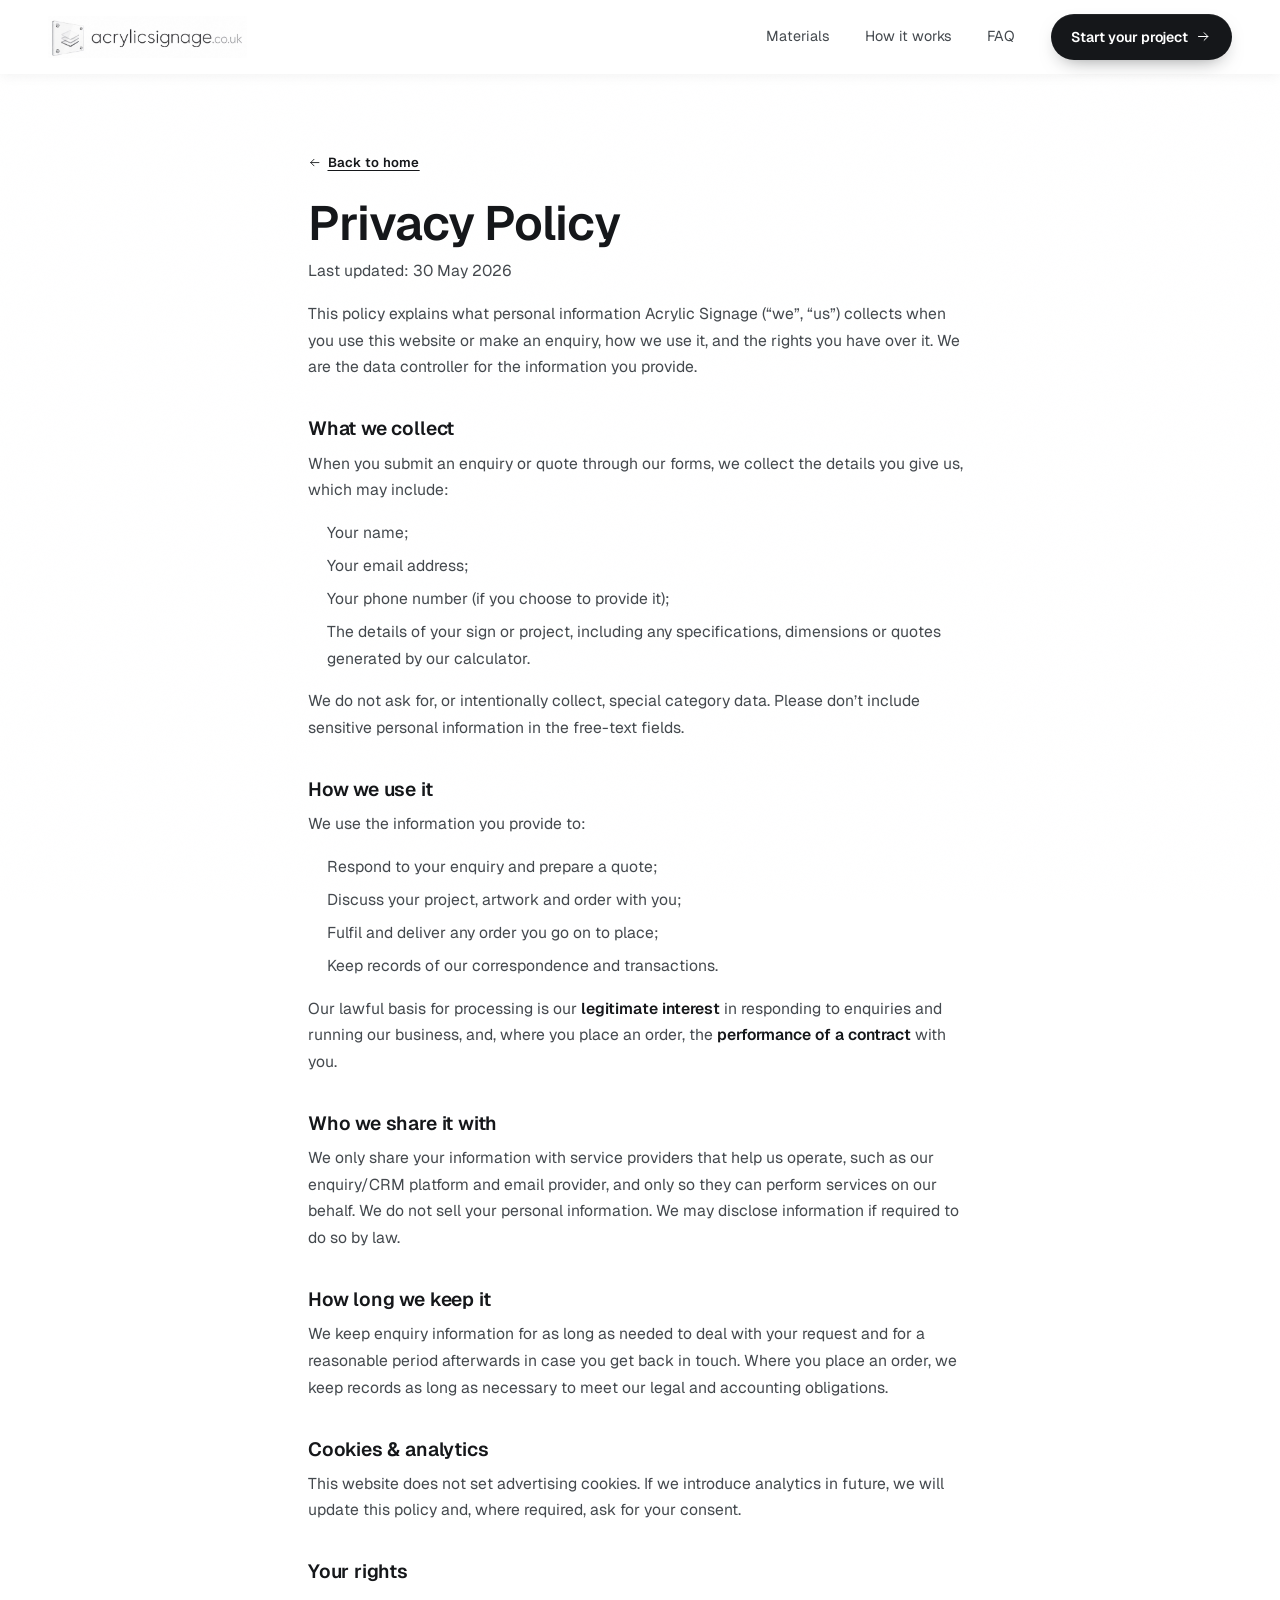
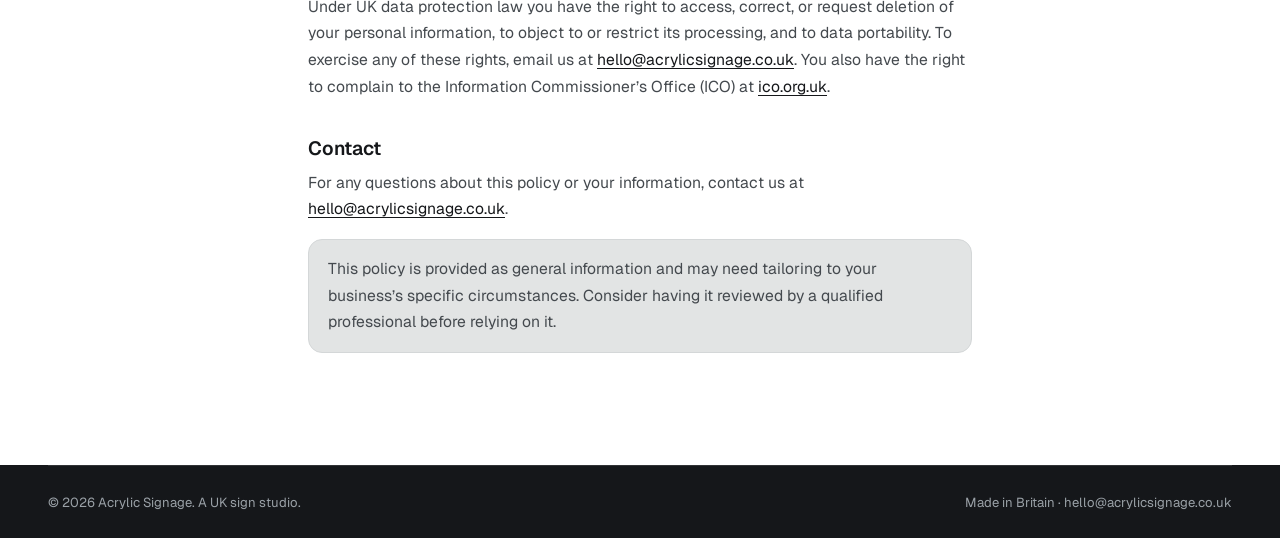
<file: privacy.html>
<!DOCTYPE html>
<html lang="en-GB">
<head>
  <meta charset="UTF-8" />
  <meta name="viewport" content="width=device-width, initial-scale=1.0, viewport-fit=cover" />
  <title>Privacy Policy — Acrylic Signage</title>
  <meta name="description" content="How Acrylic Signage collects, uses and protects the personal information you share when you make an enquiry." />
  <meta name="theme-color" content="#ffffff" />
  <meta name="robots" content="noindex, follow" />
  <link rel="preconnect" href="https://fonts.googleapis.com" />
  <link rel="preconnect" href="https://fonts.gstatic.com" crossorigin />
  <link rel="stylesheet" href="assets/css/styles.css" />
</head>
<body>
  <!-- ============ NAV ============ -->
  <header class="nav" id="top">
    <div class="wrap nav__in">
      <a class="brand" href="index.html" aria-label="Acrylic Signage home">
        <img class="brand__logo" src="assets/img/logo.jpg" alt="acrylicsignage.co.uk" width="1238" height="261" />
      </a>
      <nav class="nav__links" aria-label="Primary">
        <a href="index.html#materials">Materials</a>
        <a href="index.html#process">How it works</a>
        <a href="index.html#faq">FAQ</a>
        <a href="index.html#enquiry" class="nav__cta">Start your project <span data-icon="arrow"></span></a>
      </nav>
    </div>
  </header>

  <main id="main">
    <article class="legal">
      <a class="legal__back" href="index.html"><span data-icon="arrow"></span> Back to home</a>
      <h1>Privacy Policy</h1>
      <p class="legal__updated">Last updated: 30 May 2026</p>

      <p>This policy explains what personal information Acrylic Signage (&ldquo;we&rdquo;, &ldquo;us&rdquo;) collects when you use this website or make an enquiry, how we use it, and the rights you have over it. We are the data controller for the information you provide.</p>

      <h2>What we collect</h2>
      <p>When you submit an enquiry or quote through our forms, we collect the details you give us, which may include:</p>
      <ul>
        <li>Your name;</li>
        <li>Your email address;</li>
        <li>Your phone number (if you choose to provide it);</li>
        <li>The details of your sign or project, including any specifications, dimensions or quotes generated by our calculator.</li>
      </ul>
      <p>We do not ask for, or intentionally collect, special category data. Please don&rsquo;t include sensitive personal information in the free-text fields.</p>

      <h2>How we use it</h2>
      <p>We use the information you provide to:</p>
      <ul>
        <li>Respond to your enquiry and prepare a quote;</li>
        <li>Discuss your project, artwork and order with you;</li>
        <li>Fulfil and deliver any order you go on to place;</li>
        <li>Keep records of our correspondence and transactions.</li>
      </ul>
      <p>Our lawful basis for processing is our <strong>legitimate interest</strong> in responding to enquiries and running our business, and, where you place an order, the <strong>performance of a contract</strong> with you.</p>

      <h2>Who we share it with</h2>
      <p>We only share your information with service providers that help us operate, such as our enquiry/CRM platform and email provider, and only so they can perform services on our behalf. We do not sell your personal information. We may disclose information if required to do so by law.</p>

      <h2>How long we keep it</h2>
      <p>We keep enquiry information for as long as needed to deal with your request and for a reasonable period afterwards in case you get back in touch. Where you place an order, we keep records as long as necessary to meet our legal and accounting obligations.</p>

      <h2>Cookies &amp; analytics</h2>
      <p>This website does not set advertising cookies. If we introduce analytics in future, we will update this policy and, where required, ask for your consent.</p>

      <h2>Your rights</h2>
      <p>Under UK data protection law you have the right to access, correct, or request deletion of your personal information, to object to or restrict its processing, and to data portability. To exercise any of these rights, email us at <a href="mailto:hello@acrylicsignage.co.uk">hello@acrylicsignage.co.uk</a>. You also have the right to complain to the Information Commissioner&rsquo;s Office (ICO) at <a href="https://ico.org.uk/" rel="noopener" target="_blank">ico.org.uk</a>.</p>

      <h2>Contact</h2>
      <p>For any questions about this policy or your information, contact us at <a href="mailto:hello@acrylicsignage.co.uk">hello@acrylicsignage.co.uk</a>.</p>

      <p class="legal__note">This policy is provided as general information and may need tailoring to your business&rsquo;s specific circumstances. Consider having it reviewed by a qualified professional before relying on it.</p>
    </article>
  </main>

  <!-- ============ FOOTER ============ -->
  <footer class="footer">
    <div class="wrap">
      <div class="footer__bottom">
        <span>&copy; <span id="year">2026</span> Acrylic Signage. A UK sign studio.</span>
        <span>Made in Britain &middot; <a href="mailto:hello@acrylicsignage.co.uk">hello@acrylicsignage.co.uk</a></span>
      </div>
    </div>
  </footer>

  <script src="assets/icons/icons.js"></script>
  <script>
    document.querySelectorAll('[data-icon]').forEach(function (el) {
      var n = el.getAttribute('data-icon');
      if (window.AS_ICONS && window.AS_ICONS[n]) el.innerHTML = window.AS_ICONS[n];
    });
    var y = document.getElementById('year');
    if (y) y.textContent = new Date().getFullYear();
  </script>
</body>
</html>
</file>
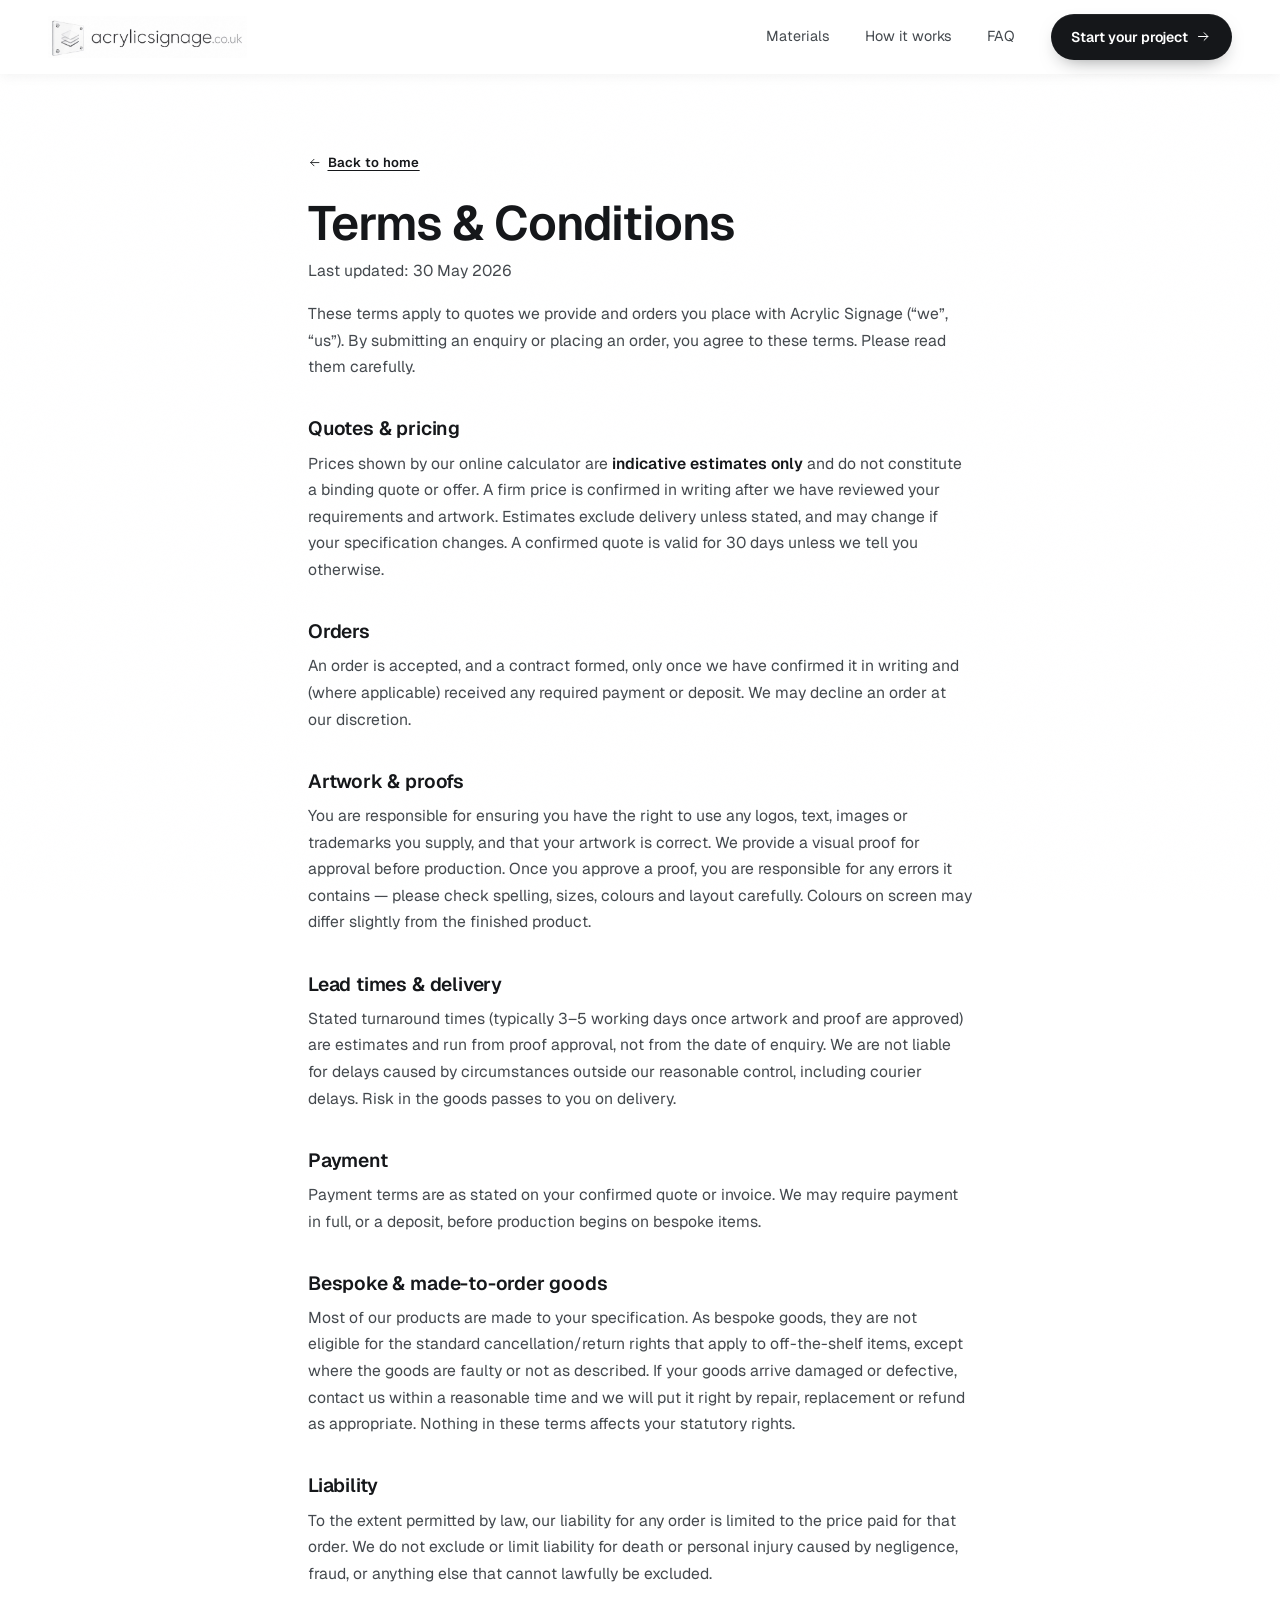
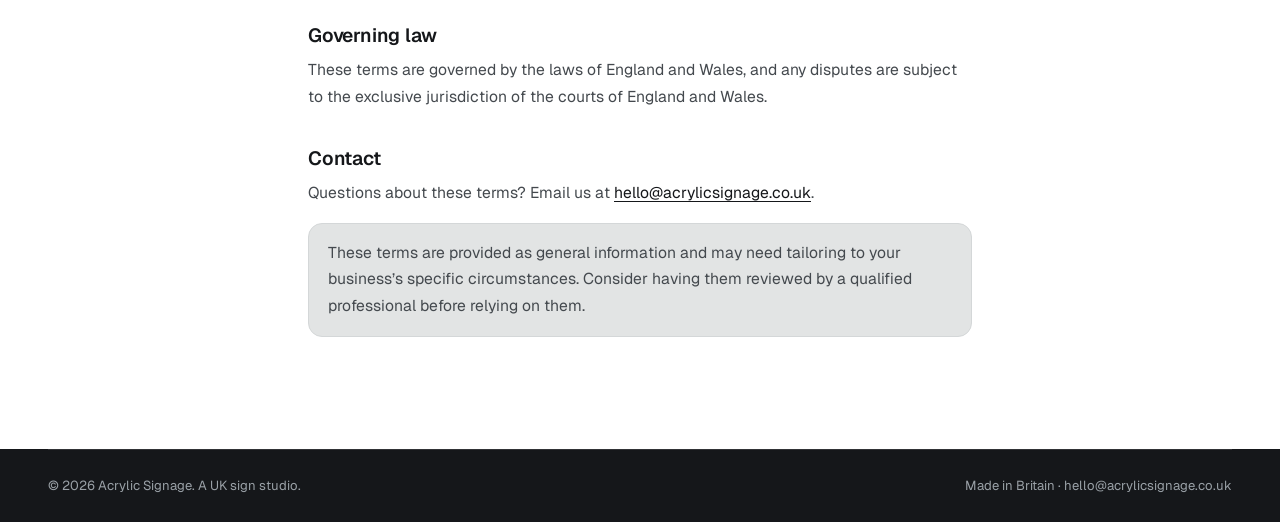
<file: terms.html>
<!DOCTYPE html>
<html lang="en-GB">
<head>
  <meta charset="UTF-8" />
  <meta name="viewport" content="width=device-width, initial-scale=1.0, viewport-fit=cover" />
  <title>Terms &amp; Conditions — Acrylic Signage</title>
  <meta name="description" content="The terms that apply to quotes, orders and the supply of made-to-order signage by Acrylic Signage." />
  <meta name="theme-color" content="#ffffff" />
  <meta name="robots" content="noindex, follow" />
  <link rel="preconnect" href="https://fonts.googleapis.com" />
  <link rel="preconnect" href="https://fonts.gstatic.com" crossorigin />
  <link rel="stylesheet" href="assets/css/styles.css" />
</head>
<body>
  <!-- ============ NAV ============ -->
  <header class="nav" id="top">
    <div class="wrap nav__in">
      <a class="brand" href="index.html" aria-label="Acrylic Signage home">
        <img class="brand__logo" src="assets/img/logo.jpg" alt="acrylicsignage.co.uk" width="1238" height="261" />
      </a>
      <nav class="nav__links" aria-label="Primary">
        <a href="index.html#materials">Materials</a>
        <a href="index.html#process">How it works</a>
        <a href="index.html#faq">FAQ</a>
        <a href="index.html#enquiry" class="nav__cta">Start your project <span data-icon="arrow"></span></a>
      </nav>
    </div>
  </header>

  <main id="main">
    <article class="legal">
      <a class="legal__back" href="index.html"><span data-icon="arrow"></span> Back to home</a>
      <h1>Terms &amp; Conditions</h1>
      <p class="legal__updated">Last updated: 30 May 2026</p>

      <p>These terms apply to quotes we provide and orders you place with Acrylic Signage (&ldquo;we&rdquo;, &ldquo;us&rdquo;). By submitting an enquiry or placing an order, you agree to these terms. Please read them carefully.</p>

      <h2>Quotes &amp; pricing</h2>
      <p>Prices shown by our online calculator are <strong>indicative estimates only</strong> and do not constitute a binding quote or offer. A firm price is confirmed in writing after we have reviewed your requirements and artwork. Estimates exclude delivery unless stated, and may change if your specification changes. A confirmed quote is valid for 30 days unless we tell you otherwise.</p>

      <h2>Orders</h2>
      <p>An order is accepted, and a contract formed, only once we have confirmed it in writing and (where applicable) received any required payment or deposit. We may decline an order at our discretion.</p>

      <h2>Artwork &amp; proofs</h2>
      <p>You are responsible for ensuring you have the right to use any logos, text, images or trademarks you supply, and that your artwork is correct. We provide a visual proof for approval before production. Once you approve a proof, you are responsible for any errors it contains — please check spelling, sizes, colours and layout carefully. Colours on screen may differ slightly from the finished product.</p>

      <h2>Lead times &amp; delivery</h2>
      <p>Stated turnaround times (typically 3&ndash;5 working days once artwork and proof are approved) are estimates and run from proof approval, not from the date of enquiry. We are not liable for delays caused by circumstances outside our reasonable control, including courier delays. Risk in the goods passes to you on delivery.</p>

      <h2>Payment</h2>
      <p>Payment terms are as stated on your confirmed quote or invoice. We may require payment in full, or a deposit, before production begins on bespoke items.</p>

      <h2>Bespoke &amp; made-to-order goods</h2>
      <p>Most of our products are made to your specification. As bespoke goods, they are not eligible for the standard cancellation/return rights that apply to off-the-shelf items, except where the goods are faulty or not as described. If your goods arrive damaged or defective, contact us within a reasonable time and we will put it right by repair, replacement or refund as appropriate. Nothing in these terms affects your statutory rights.</p>

      <h2>Liability</h2>
      <p>To the extent permitted by law, our liability for any order is limited to the price paid for that order. We do not exclude or limit liability for death or personal injury caused by negligence, fraud, or anything else that cannot lawfully be excluded.</p>

      <h2>Governing law</h2>
      <p>These terms are governed by the laws of England and Wales, and any disputes are subject to the exclusive jurisdiction of the courts of England and Wales.</p>

      <h2>Contact</h2>
      <p>Questions about these terms? Email us at <a href="mailto:hello@acrylicsignage.co.uk">hello@acrylicsignage.co.uk</a>.</p>

      <p class="legal__note">These terms are provided as general information and may need tailoring to your business&rsquo;s specific circumstances. Consider having them reviewed by a qualified professional before relying on them.</p>
    </article>
  </main>

  <!-- ============ FOOTER ============ -->
  <footer class="footer">
    <div class="wrap">
      <div class="footer__bottom">
        <span>&copy; <span id="year">2026</span> Acrylic Signage. A UK sign studio.</span>
        <span>Made in Britain &middot; <a href="mailto:hello@acrylicsignage.co.uk">hello@acrylicsignage.co.uk</a></span>
      </div>
    </div>
  </footer>

  <script src="assets/icons/icons.js"></script>
  <script>
    document.querySelectorAll('[data-icon]').forEach(function (el) {
      var n = el.getAttribute('data-icon');
      if (window.AS_ICONS && window.AS_ICONS[n]) el.innerHTML = window.AS_ICONS[n];
    });
    var y = document.getElementById('year');
    if (y) y.textContent = new Date().getFullYear();
  </script>
</body>
</html>
</file>
<file: assets/css/styles.css>
/* ============================================================
   Acrylic Signage — design system
   Quiet, modern, monochrome. Cool light-grey surfaces, one
   geometric sans, ink-only contrast. No accent colour.
   Inspired by oaklystore.com's restrained product aesthetic.
   ============================================================ */

/* ---- Fonts ---- */
/* Display + body: one geometric grotesk used across the full
   weight range, the way Oakly does. */
@import url('https://fonts.googleapis.com/css2?family=Geist:wght@300;400;450;500;600;700&display=swap');

:root {
  /* cool light-grey surfaces (no cream) */
  --paper:        #eceded;   /* base — subtle cool grey */
  --paper-2:      #f4f5f5;   /* lifted card surface */
  --paper-3:      #e2e4e4;   /* sunken / inset / fields */
  --ink:          #15171a;   /* near-black, faintly cool */
  --ink-soft:     #44494e;   /* secondary text */
  --ink-faint:    #868d93;   /* tertiary / labels */
  --line:         #d4d7d8;   /* hairlines */
  --line-strong:  #c2c6c7;

  /* "accent" is ink itself — contrast & weight do the work.
     Aliases kept so existing rules don't break. */
  --accent:       #15171a;
  --accent-deep:  #000000;
  --accent-tint:  #e2e4e4;

  /* committed dark section */
  --dark:         #15171a;
  --dark-2:       #1c1f23;
  --on-dark:      #eceded;
  --on-dark-soft: #9aa1a7;

  /* type — single family, weights carry hierarchy */
  --display: 'Geist', system-ui, -apple-system, sans-serif;
  --sans: 'Geist', system-ui, -apple-system, sans-serif;

  /* spacing rhythm */
  --gut: clamp(1.25rem, 4vw, 3rem);
  --section-y: clamp(5rem, 11vw, 10rem);
  --max: 1280px;

  /* motion */
  --ease: cubic-bezier(0.22, 1, 0.36, 1);

  --radius-s: 8px;
  --radius-m: 14px;
  --radius-l: 20px;
}

/* ---- reset ---- */
*, *::before, *::after { box-sizing: border-box; margin: 0; padding: 0; }
html { -webkit-text-size-adjust: 100%; scroll-behavior: smooth; overflow-x: clip; background: var(--paper); }
@media (prefers-reduced-motion: reduce) {
  html { scroll-behavior: auto; }
  *, *::before, *::after { animation-duration: .001ms !important; transition-duration: .001ms !important; }
}
body {
  font-family: var(--sans);
  background: var(--paper);
  color: var(--ink);
  line-height: 1.6;
  font-weight: 400;
  -webkit-font-smoothing: antialiased;
  text-rendering: optimizeLegibility;
  overflow-x: clip;
}
img, svg { display: block; max-width: 100%; }
a { color: inherit; text-decoration: none; }
button { font: inherit; cursor: pointer; border: none; background: none; color: inherit; }
ul { list-style: none; }

/* faint grain overlay — keeps grey surfaces from feeling flat */
body::before {
  content: "";
  position: fixed; inset: 0;
  pointer-events: none;
  z-index: 1;
  opacity: 0.4;
  background-image: url("data:image/svg+xml,%3Csvg xmlns='http://www.w3.org/2000/svg' width='140' height='140'%3E%3Cfilter id='n'%3E%3CfeTurbulence type='fractalNoise' baseFrequency='0.9' numOctaves='2' stitchTiles='stitch'/%3E%3C/filter%3E%3Crect width='100%25' height='100%25' filter='url(%23n)' opacity='0.025'/%3E%3C/svg%3E");
  mix-blend-mode: multiply;
}

/* ---- intro overlay (first-load welcome) ---- */
.intro {
  position: fixed;
  inset: 0;
  z-index: 200;
  background: #ffffff;
  display: grid;
  place-items: center;
  pointer-events: none; /* still allow underneath; overlay fades out */
}
.intro__inner {
  display: flex;
  flex-direction: column;
  align-items: center;
  gap: 1.4rem;
  text-align: center;
  padding: 1rem;
  max-width: 90vw;
}
.intro__mark {
  display: inline-flex;
  color: var(--ink);
  width: clamp(64px, 12vw, 96px);
  height: clamp(64px, 12vw, 96px);
}
.intro__mark svg { width: 100%; height: 100%; }

/* row of signage PNGs that animate in for the intro */
.intro__signs {
  display: flex;
  align-items: center;
  justify-content: center;
  gap: clamp(.4rem, 1.2vw, .8rem);
  margin-bottom: .4rem;
}
.intro__sign {
  width: clamp(56px, 11vw, 110px);
  height: auto;
  object-fit: contain;
  will-change: transform, opacity;
}
.intro__word {
  font-family: var(--display);
  font-size: clamp(1.6rem, 5vw, 2.6rem);
  font-weight: 600;
  letter-spacing: -0.025em;
  color: var(--ink);
  margin: 0;
}
.intro__word span {
  color: var(--ink-faint);
  font-weight: 500;
}
.intro__sub {
  font-size: clamp(.7rem, 1.6vw, .82rem);
  letter-spacing: .22em;
  text-transform: uppercase;
  color: var(--ink-faint);
  font-weight: 500;
}
/* page content is muted underneath until intro completes */
body.intro-active .nav,
body.intro-active .ticker,
body.intro-active main,
body.intro-active .footer { visibility: hidden; }

/* ---- skip link — hidden via clip so it can't peek during iOS over-scroll ---- */
.skip {
  position: absolute;
  width: 1px; height: 1px;
  padding: 0; margin: -1px;
  overflow: hidden;
  clip: rect(0, 0, 0, 0);
  clip-path: inset(50%);
  white-space: nowrap;
  border: 0;
}
.skip:focus {
  position: fixed;
  top: .75rem; left: .75rem;
  width: auto; height: auto;
  margin: 0; padding: .75rem 1.25rem;
  overflow: visible;
  clip: auto;
  clip-path: none;
  white-space: normal;
  background: var(--ink);
  color: #ffffff;
  border-radius: var(--radius-s);
  z-index: 1000;
  font-weight: 600;
}

/* ---- layout helpers ---- */
.wrap { width: 100%; max-width: var(--max); margin-inline: auto; padding-inline: var(--gut); }
.section { padding-block: var(--section-y); position: relative; z-index: 2; }

/* eyebrow label */
.eyebrow {
  font-size: .75rem;
  letter-spacing: .22em;
  text-transform: uppercase;
  color: var(--ink-faint);
  font-weight: 500;
  display: inline-flex; align-items: center; gap: .6rem;
}
.eyebrow::before { content: ""; width: 28px; height: 1px; background: var(--line-strong); }

/* headings — single sans, hierarchy via weight + tight tracking */
h1, h2, h3 { font-family: var(--display); font-weight: 500; line-height: 1.04; letter-spacing: -0.03em; text-wrap: balance; }
.h-display { font-size: clamp(2.7rem, 8vw, 6rem); }
.h-xl { font-size: clamp(2.1rem, 5.2vw, 4rem); }
.h-lg { font-size: clamp(1.6rem, 3.4vw, 2.6rem); }
.lede { font-size: clamp(1.05rem, 1.6vw, 1.3rem); color: var(--ink-soft); max-width: 52ch; text-wrap: pretty; line-height: 1.6; font-weight: 400; }

/* quiet emphasis — weight + colour shift, never a loud accent */
em.ital { font-style: normal; font-weight: 400; color: var(--ink-faint); }

/* ============================================================
   NAV
   ============================================================ */
.nav {
  position: sticky; top: 0; z-index: 50;
  isolation: isolate; /* protect the dark CTA text from the body grain multiply blend */
  background: #ffffff;
  /* push background up into the iOS safe area so no grey strip shows above */
  padding-top: env(safe-area-inset-top, 0px);
  box-shadow: 0 2px 12px rgba(20, 23, 26, .05);
}
.nav.scrolled {}
/* over-scroll bounce area on iOS matches the nav */
html { background: #ffffff; }
body { background: #ffffff; }
.nav__in { display: flex; align-items: center; justify-content: space-between; height: 74px; }
.brand { display: inline-flex; align-items: center; }
.brand__logo { height: 42px; width: auto; display: block; transition: transform .3s var(--ease); }
.brand:hover .brand__logo { transform: translateY(-1px); }
.brand--footer .brand__logo {
  /* invert the light-bg logo to read white on the dark footer */
  filter: brightness(0) invert(1);
  opacity: .92;
  height: 32px;
}
.nav__links { display: flex; align-items: center; gap: 2.2rem; }
.nav__links a { font-size: .9rem; color: var(--ink-soft); position: relative; transition: color .25s var(--ease); }
.nav__links a::after { content:""; position:absolute; left:0; bottom:-4px; height:1px; width:0; background: var(--ink); transition: width .3s var(--ease); }
.nav__links a:hover { color: var(--ink); }
.nav__links a:hover::after { width: 100%; }
.nav__links .nav__cta { display: inline-flex; align-items: center; gap: .5rem; background: var(--ink); color: #ffffff; padding: .72rem 1.3rem; border-radius: 100px; font-size: .88rem; font-weight: 600; letter-spacing: -0.005em; transition: transform .2s var(--ease), background .25s var(--ease), box-shadow .25s var(--ease); box-shadow: 0 1px 0 rgba(255,255,255,.06) inset, 0 8px 20px -10px rgba(20,23,26,.55); }
.nav__links .nav__cta:hover { transform: translateY(-1px); background: #000; color: #ffffff; box-shadow: 0 1px 0 rgba(255,255,255,.1) inset, 0 12px 26px -10px rgba(20,23,26,.7); }
.nav__links .nav__cta::after { display: none; }
.nav__links .nav__cta svg { width: 15px; height: 15px; color: #ffffff; }
.nav__burger { display: none; width: 26px; height: 18px; position: relative; }

/* ============================================================
   TICKER — info band sitting under the nav
   ============================================================ */
.ticker {
  position: relative;
  z-index: 40;
  background: var(--paper-3);
  border-bottom: 1px solid var(--line);
  overflow: hidden;
}
.ticker__track {
  display: flex;
  align-items: center;
  justify-content: center;
  gap: clamp(1.2rem, 4vw, 2.8rem);
  padding: .7rem var(--gut);
  font-size: .82rem;
  color: var(--ink-soft);
  font-weight: 400;
  letter-spacing: .005em;
  white-space: nowrap;
}
/* hide the JS-duplicated set on desktop (items 8+ are the clone) */
.ticker__track > :nth-child(n+8) { display: none; }
.ticker__item {
  display: inline-flex;
  align-items: center;
  gap: .55rem;
  white-space: nowrap;
}
.ticker__item b {
  font-weight: 600;
  color: var(--ink);
  letter-spacing: -0.005em;
  font-variant-numeric: tabular-nums;
}
.ticker__item i {
  font-style: normal;
  color: var(--ink-faint);
  font-weight: 400;
  opacity: .8;
}
.ticker__dot {
  width: 3px; height: 3px;
  border-radius: 50%;
  background: var(--ink-faint);
  opacity: .55;
  flex: none;
}

/* Mobile: marquee scrolls left, duplicates revealed for seamless loop */
@media (max-width: 720px) {
  .ticker__track {
    justify-content: flex-start;
    padding-block: .65rem;
    padding-inline: 0;
    animation: ticker-scroll 28s linear infinite;
    width: max-content;
  }
  .ticker__track > :nth-child(n+8) { display: inline-flex; }
  .ticker__track:hover,
  .ticker:focus-within .ticker__track {
    animation-play-state: paused;
  }
}
@keyframes ticker-scroll {
  from { transform: translateX(0); }
  to   { transform: translateX(-50%); }
}
@media (prefers-reduced-motion: reduce) {
  .ticker__track { animation: none; }
}
.nav__burger span { position: absolute; left: 0; height: 1.6px; width: 100%; background: var(--ink); transition: transform .3s var(--ease), opacity .3s var(--ease); }
.nav__burger span:nth-child(1){ top:0; } .nav__burger span:nth-child(2){ top:50%; transform: translateY(-50%);} .nav__burger span:nth-child(3){ bottom:0; }
body.menu-open .nav__burger span:nth-child(1){ top:50%; transform: translateY(-50%) rotate(45deg);} 
body.menu-open .nav__burger span:nth-child(2){ opacity:0;}
body.menu-open .nav__burger span:nth-child(3){ bottom:auto; top:50%; transform: translateY(-50%) rotate(-45deg);} 

/* ============================================================
   HERO — quiet editorial. Headline left, real product image
   right. No glassy fake-brand card, no gradient box.
   ============================================================ */
.hero { padding-top: clamp(3rem, 7vw, 6rem); padding-bottom: clamp(3rem,6vw,5rem); position: relative; z-index: 2; }

/* decorative acrylic-panel overlay — sits over the hero, pointer-events: none
   so it never blocks text selection or carousel swipes */
.hero__overlay {
  position: absolute;
  pointer-events: none;
  z-index: 3;            /* in front of grid (z 0) and carousel slides */
  user-select: none;
  /* desktop: tucked between the text and carousel, slight overlap on the
     carousel's left edge */
  top: clamp(.5rem, 3vw, 2.5rem);
  right: 38%;
  width: clamp(140px, 18vw, 240px);
  height: auto;
  filter: drop-shadow(0 18px 36px rgba(20,23,26,.18));
}
@media (max-width: 1000px) {
  /* mobile: top-right of the text column, sits behind/around text but
     doesn't push layout because it's absolute */
  .hero__overlay {
    top: clamp(.5rem, 5vw, 2rem);
    right: clamp(.5rem, 4vw, 1.5rem);
    width: clamp(110px, 28vw, 180px);
  }
}
.hero__grid { display: grid; grid-template-columns: 1.1fr 0.9fr; gap: clamp(2.5rem, 6vw, 6rem); align-items: center; }
.hero__head { font-size: clamp(2.6rem, 5.8vw, 5rem); line-height: 1.02; letter-spacing: -0.04em; font-weight: 500; }
.hero__head .hh-line { display: block; overflow: hidden; padding-bottom: .04em; white-space: nowrap; }
.hero__head .hh-line.muted { color: var(--ink-faint); font-weight: 400; }
.hero__head .char { display: inline-block; will-change: transform, opacity; }
.hero__lede { margin-top: 1.8rem; max-width: 44ch; }
.hero__actions { margin-top: 2.2rem; display: flex; gap: .9rem; flex-wrap: wrap; align-items: center; }

.btn { display: inline-flex; align-items: center; gap: .55rem; padding: .9rem 1.5rem; border-radius: 100px; font-weight: 500; font-size: .95rem; transition: transform .2s var(--ease), background .25s var(--ease), color .25s var(--ease), border-color .25s var(--ease); }
.btn svg { width: 16px; height: 16px; transition: transform .3s var(--ease); }
.btn--primary { background: var(--ink); color: #ffffff; font-weight: 600; box-shadow: 0 1px 0 rgba(255,255,255,.06) inset, 0 12px 28px -14px rgba(20,23,26,.55); }
.btn--primary svg { color: #ffffff; }
.btn--primary:hover { background: #000; transform: translateY(-2px); box-shadow: 0 1px 0 rgba(255,255,255,.1) inset, 0 18px 36px -14px rgba(20,23,26,.7); }
.btn--primary:hover svg { transform: translateX(4px); }
.btn--ghost { color: var(--ink); }
.btn--ghost:hover { color: var(--ink-soft); }
.btn--ghost svg { width: 15px; height: 15px; }
.btn:active { transform: translateY(0) scale(.99); }

/* hero — card-shuffle carousel: neighbors peek left + right, active is centered */
.hero__visual { position: relative; }
.hero__carousel {
  position: relative;
  aspect-ratio: 5/6;
  overflow: visible;     /* let the fanned side cards extend at their angle */
  background: transparent;
  isolation: isolate;
}
.hero__slide {
  position: absolute;
  top: 0; bottom: 0;
  width: 78%;
  left: 50%;
  border-radius: var(--radius-m);
  overflow: hidden;
  /* initial state — GSAP takes over transitions once main.js runs */
  transform: translateX(-50%);
  opacity: 0;
  z-index: 0;
  pointer-events: none;
  will-change: transform, opacity;
  background: var(--paper-3);
  transform-origin: 50% 50%;
}
/* state classes mark ARIA / non-animated styles only.
   GSAP drives transform + opacity + z-index from main.js. */
.hero__slide.is-active {
  pointer-events: auto;
  box-shadow: 0 36px 80px -45px rgba(20,23,26,.55);
}
.hero__slide.is-prev,
.hero__slide.is-next { filter: brightness(0.88); }
.hero__slide.is-prev { transform-origin: 80% 50%; }
.hero__slide.is-next { transform-origin: 20% 50%; }
/* user can grab + drag the active card */
.hero__carousel { touch-action: pan-y; cursor: grab; }
.hero__carousel.is-dragging { cursor: grabbing; }
.hero__carousel.is-dragging .hero__slide { transition: none; }

.hero__slide img,
.hero__slide .hero__media {
  width: 100%; height: 100%;
  object-fit: cover;          /* crop landscape video into the 5/6 portrait slide */
  object-position: center;
  filter: grayscale(0.06) contrast(1.02);
  will-change: transform;
  display: block;
}
.hero__caption {
  position: absolute;
  left: 14px; bottom: 14px; right: 14px;
  display: flex;
  justify-content: space-between;
  align-items: flex-end;
  gap: 1rem;
  padding: .8rem 1rem;
  border-radius: var(--radius-s);
  background: color-mix(in srgb, var(--paper-2) 80%, transparent);
  backdrop-filter: blur(10px);
  -webkit-backdrop-filter: blur(10px);
  border: 1px solid var(--line);
  transform: translateY(0);
  transition: transform .55s var(--ease), opacity .55s var(--ease);
}
.hero__slide:not(.is-active) .hero__caption {
  transform: translateY(8px);
  opacity: 0;
}
.hero__caption b { font-weight: 500; font-size: .95rem; display: block; }
.hero__caption span { font-size: .78rem; color: var(--ink-faint); }
.hero__caption .spec { font-size: .72rem; letter-spacing: .08em; text-transform: uppercase; color: var(--ink-faint); white-space: nowrap; }

/* pagination dots — soft pill that grows for the active slide */
.hero__dots {
  display: flex;
  justify-content: center;
  align-items: center;
  gap: .55rem;
  margin-top: 1.2rem;
}
.hero__dot {
  width: 8px; height: 8px;
  border-radius: 100px;
  background: var(--line-strong);
  padding: 0;
  border: 0;
  cursor: pointer;
  transition: width .4s var(--ease), background .3s var(--ease), transform .25s var(--ease);
}
.hero__dot:hover { background: var(--ink-faint); }
.hero__dot:focus-visible { outline: 2px solid var(--ink); outline-offset: 3px; }
.hero__dot.is-active {
  width: 26px;
  background: var(--ink);
}
.hero__dot:active { transform: scale(.94); }

/* hero strip stats — quiet, baseline-aligned */
.hero__strip { margin-top: clamp(2.5rem,6vw,4.5rem); border-top: 1px solid var(--line); padding-top: 1.8rem; display: flex; flex-wrap: wrap; gap: clamp(1.5rem,5vw,4rem); }
.hero__strip div { display: flex; flex-direction: column; gap: .25rem; }
.hero__strip b { font-family: var(--display); font-size: 1.5rem; font-weight: 500; letter-spacing: -0.02em; }
.hero__strip span { font-size: .82rem; color: var(--ink-faint); letter-spacing: .01em; }

/* ============================================================
   WHAT WE MAKE — asymmetric editorial bento
   ============================================================ */
.makes { padding-block: clamp(4rem, 8vw, 7rem); }

.makes__head {
  display: grid;
  grid-template-columns: 1fr 1fr;
  column-gap: clamp(1.5rem, 4vw, 3rem);
  row-gap: 1rem;
  align-items: end;
  margin-bottom: clamp(2.5rem, 5vw, 4.5rem);
}
.makes__title { grid-column: 1; max-width: 14ch; }
.makes__lede { grid-column: 2; max-width: 42ch; margin-bottom: .15rem; }

.makes__grid {
  display: grid;
  grid-template-columns: repeat(12, 1fr);
  gap: clamp(.85rem, 1.4vw, 1.2rem);
}

.make { position: relative; display: flex; flex-direction: column; gap: .9rem; }
.make--w7 { grid-column: span 7; }
.make--w6 { grid-column: span 6; }
.make--w5 { grid-column: span 5; }
.make--w4 { grid-column: span 4; }
.make--w3 { grid-column: span 3; }

.make__art {
  position: relative;
  background: #ffffff;
  border: 1px solid var(--line);
  border-radius: var(--radius-m);
  overflow: hidden;
  isolation: isolate;
  aspect-ratio: 1/1;
  display: grid;
  place-items: center;
  --mx: 50%; --my: 50%;
  transition:
    border-color .4s var(--ease),
    box-shadow .45s var(--ease),
    transform .45s var(--ease);
}
.make--tall .make__art { aspect-ratio: 4/5; }
.make--wide .make__art { aspect-ratio: 16/10; }
.make--w7 .make__art { aspect-ratio: 16/10; }

.make__art img {
  width: 80%; height: 80%; object-fit: contain;
  filter: contrast(1.02);
  will-change: transform;
  transition: transform .6s var(--ease);
}
.make--w7 .make__art img,
.make--w6 .make__art img { width: 64%; height: 78%; }
.make--w3 .make__art img { width: 88%; height: 78%; }

/* numbered index — top-left, tiny editorial mark */
.make__no {
  position: absolute; top: .9rem; left: 1rem;
  font-family: var(--display);
  font-size: .72rem;
  letter-spacing: .14em;
  color: var(--ink-faint);
  font-variant-numeric: tabular-nums;
  font-weight: 500;
  z-index: 3;
  transition: color .35s var(--ease), transform .4s var(--ease);
}

/* small tag chip — top-right */
.make__tag {
  position: absolute; top: .85rem; right: .9rem;
  font-size: .62rem;
  letter-spacing: .14em;
  text-transform: uppercase;
  font-weight: 500;
  color: var(--ink-faint);
  border: 1px solid var(--line);
  background: color-mix(in srgb, #ffffff 70%, transparent);
  padding: .28rem .55rem;
  border-radius: 100px;
  z-index: 3;
  transition: color .35s var(--ease), border-color .35s var(--ease), background .35s var(--ease);
}

/* cursor spotlight — soft radial bleed tied to local mouse position */
.make__art::after {
  content: "";
  position: absolute; inset: 0;
  background: radial-gradient(
    420px circle at var(--mx) var(--my),
    rgba(20, 23, 26, .07) 0%,
    rgba(20, 23, 26, 0) 55%
  );
  pointer-events: none;
  opacity: 0;
  transition: opacity .4s var(--ease);
  z-index: 2;
  mix-blend-mode: multiply;
}

/* hairline underline drawn beneath the caption on hover */
.make figcaption {
  display: flex; flex-direction: column; gap: .2rem;
  padding: 0 .1rem .25rem;
  position: relative;
}
.make figcaption::after {
  content: "";
  position: absolute; left: .1rem; right: .1rem; bottom: 0;
  height: 1px;
  background: var(--ink);
  transform: scaleX(0);
  transform-origin: left center;
  transition: transform .55s var(--ease);
}
.make figcaption b {
  font-size: 1rem;
  font-weight: 500;
  color: var(--ink);
  letter-spacing: -0.01em;
}
.make figcaption span {
  font-size: .82rem;
  color: var(--ink-faint);
  letter-spacing: .005em;
}

/* hover state */
.make:hover .make__art {
  border-color: var(--line-strong);
  box-shadow: 0 28px 56px -34px rgba(20,23,26,.5);
  transform: translateY(-4px);
}
.make:hover .make__art img { transform: scale(1.04); }
.make:hover .make__art::after { opacity: 1; }
.make:hover .make__no { color: var(--ink); transform: translateY(-1px); }
.make:hover .make__tag { color: var(--ink); border-color: var(--ink); background: #ffffff; }
.make:hover figcaption::after { transform: scaleX(1); }

/* tablet — 6-col bento */
@media (max-width: 1000px) {
  .makes__head { grid-template-columns: 1fr; }
  .makes__title { grid-column: 1; max-width: 22ch; }
  .makes__lede { grid-column: 1; }

  .makes__grid { grid-template-columns: repeat(6, 1fr); }
  .make--w7 { grid-column: span 6; }
  .make--w6 { grid-column: span 6; }
  .make--w5 { grid-column: span 3; }
  .make--w4 { grid-column: span 3; }
  .make--w3 { grid-column: span 3; }
  .make--w7 .make__art,
  .make--w6 .make__art { aspect-ratio: 16/9; }
}

/* mobile — clean 2-col grid, no horizontal scroll rail (kills the editorial weight) */
@media (max-width: 600px) {
  .makes__grid { grid-template-columns: repeat(2, 1fr); gap: .9rem; }
  .make--w7, .make--w6, .make--w5, .make--w4, .make--w3 { grid-column: span 1; }
  .make--w7 .make__art,
  .make--w6 .make__art,
  .make--tall .make__art,
  .make--wide .make__art { aspect-ratio: 1/1; }
}

/* ============================================================
   STATEMENT (dark)
   ============================================================ */
.statement { background: var(--dark); color: var(--on-dark); }
.statement .wrap { display: grid; grid-template-columns: 1fr 1fr; gap: clamp(2rem,5vw,5rem); align-items: center; }
.statement__copy h2 { color: var(--on-dark); line-height: 1.04; }
.statement__copy h2 b { font-weight: 600; }
.statement__copy h2 em { font-style: normal; color: var(--on-dark-soft); font-weight: 400; }
.statement__copy p { margin-top: 1.5rem; color: var(--on-dark-soft); max-width: 46ch; }
.statement__imgs { display: grid; grid-template-columns: 1fr 1fr; grid-template-rows: 1fr 1fr; gap: 10px; aspect-ratio: 1/1; }
.statement__imgs figure { overflow: hidden; border-radius: var(--radius-s); background: var(--dark-2); }
.statement__imgs figure:first-child { grid-row: span 2; }
.statement__imgs img { width: 100%; height: 100%; object-fit: cover; filter: saturate(.85) contrast(1.02); transition: transform .8s var(--ease); }
.statement__imgs figure:hover img { transform: scale(1.05); }

/* ============================================================
   MATERIALS — product cards (Oakly style), rail w/ scroll on mobile
   ============================================================ */
.materials__head { display: flex; justify-content: space-between; align-items: flex-end; gap: 2rem; flex-wrap: wrap; margin-bottom: clamp(2.5rem,5vw,4rem); }
.materials__head .lede { margin-top: 1rem; }
.mat-rail { display: grid; grid-template-columns: repeat(4, 1fr); gap: clamp(1rem,1.6vw,1.4rem); }
.mat { display: flex; flex-direction: column; background: var(--paper-2); border: 1px solid var(--line); border-radius: var(--radius-m); overflow: hidden; transition: transform .3s var(--ease), box-shadow .3s var(--ease); }
.mat:hover { transform: translateY(-4px); box-shadow: 0 24px 48px -32px rgba(20,23,26,.4); }
.mat__media { position: relative; aspect-ratio: 4/3.3; background: var(--paper-3); overflow: hidden; display: grid; place-items: center; }
.mat__media img { width: 100%; height: 100%; object-fit: cover; transition: transform .6s var(--ease); }
.mat:hover .mat__media img { transform: scale(1.04); }
.mat__svg { width: 100%; height: 100%; display: block; transition: transform .55s var(--ease); }
.mat:hover .mat__svg { transform: scale(1.03); }

/* per-material backdrop tint so each card reads at a glance */
.mat__media--acrylic { background: linear-gradient(135deg, #f4f5f5 0%, #e2e4e4 100%); }
.mat__media--dibond  { background: linear-gradient(135deg, #e6e8e8 0%, #d4d7d8 100%); }
.mat__media--corex   { background: linear-gradient(135deg, #eceded 0%, #dde0e0 100%); }
.mat__media--foamex  { background: linear-gradient(135deg, #f4f5f5 0%, #e8eaea 100%); }
.mat__badge { position: absolute; top: .8rem; left: .8rem; background: var(--ink); color: var(--paper); font-size: .68rem; letter-spacing: .1em; text-transform: uppercase; font-weight: 600; padding: .35rem .7rem; border-radius: 100px; }
.mat__body { padding: 1.3rem 1.3rem 1.5rem; display: flex; flex-direction: column; gap: .8rem; flex: 1; }
.mat__top { display: flex; justify-content: space-between; align-items: baseline; gap: .5rem; }
.mat__top h3 { font-size: 1.2rem; letter-spacing: -0.02em; }
.mat__no { font-size: .85rem; color: var(--ink-faint); flex: none; }
.mat__body p { font-size: .9rem; color: var(--ink-soft); line-height: 1.55; }
.mat__tags { margin-top: auto; padding-top: .4rem; display: flex; flex-wrap: wrap; gap: .4rem; }
.mat__tags span { font-size: .7rem; letter-spacing: .03em; color: var(--ink-faint); border: 1px solid var(--line-strong); padding: .25rem .6rem; border-radius: 100px; }
.mat-rail__hint { display: none; font-size: .85rem; color: var(--ink-faint); margin-top: 1rem; }

/* ============================================================
   FEATURES strip (artwork check / proof / shipped)
   ============================================================ */
.feats { background: var(--paper-3); }
.feats__grid { display: grid; grid-template-columns: repeat(3,1fr); gap: clamp(2rem,4vw,3.5rem); }
.feat { display: flex; flex-direction: column; gap: .9rem; }
.feat__icon { width: 44px; height: 44px; color: var(--accent); }
.feat h3 { font-size: 1.35rem; }
.feat p { font-size: .95rem; color: var(--ink-soft); }
.feat__num { font-family: var(--display); font-size: .9rem; color: var(--ink-faint); border-top: 1px solid var(--line-strong); padding-top: .8rem; }

/* ============================================================
   APPLICATIONS (icons grid — business + home)
   ============================================================ */
/* top row: heading + contextual swap-image */
.apps__top {
  display: grid;
  grid-template-columns: 1fr 1fr;
  gap: clamp(2rem, 6vw, 5rem);
  align-items: end;
  margin-bottom: clamp(2.5rem, 5vw, 4rem);
}
.apps__head { max-width: 100%; margin-bottom: 0; }
.apps__head h2 { margin-top: 1rem; max-width: 18ch; }
.apps__lede { margin-top: 1.4rem; max-width: 42ch; }

.apps__visual {
  position: relative;
  aspect-ratio: 5/4;
  background: transparent;
  border: none;
  isolation: isolate;
  /* soft radial glow that fades to the page bg — no hard container edge */
}
.apps__visual::before {
  content: "";
  position: absolute;
  inset: -8%;
  background: radial-gradient(
    closest-side ellipse,
    rgba(255,255,255,.7) 0%,
    rgba(255,255,255,.35) 35%,
    rgba(236, 237, 237, 0) 75%
  );
  pointer-events: none;
  z-index: 0;
}
.apps__pic {
  position: absolute;
  inset: 0;
  display: grid;
  place-items: center;
  opacity: 0;
  transform: scale(0.97);
  transition: opacity .5s var(--ease), transform .6s var(--ease);
  z-index: 1;
}
.apps__pic.is-active {
  opacity: 1;
  transform: scale(1);
  z-index: 2;
}
.apps__pic img {
  width: 100%; height: 100%;
  object-fit: contain;
}

.apps__tabs { display: inline-flex; gap: .4rem; background: var(--paper-3); padding: .35rem; border-radius: 100px; margin-top: 2rem; margin-bottom: 2.5rem; }
.apps__tab { padding: .55rem 1.3rem; border-radius: 100px; font-size: .9rem; font-weight: 500; color: var(--ink-soft); transition: background .3s var(--ease), color .3s var(--ease); cursor: pointer; }
.apps__tab.active { background: var(--ink); color: #ffffff; font-weight: 600; }
.apps-grid { display: grid; grid-template-columns: repeat(4, 1fr); gap: 1px; background: var(--line); border: 1px solid var(--line); border-radius: var(--radius-m); overflow: hidden; }
.app { background: var(--paper-2); padding: 1.8rem 1.5rem; display: flex; flex-direction: column; gap: .9rem; align-items: flex-start; transition: background .3s var(--ease); }
.app:hover { background: var(--paper); }
.app__icon { width: 46px; height: 46px; color: var(--ink); }
.app:hover .app__icon { color: var(--accent); }
.app b { font-size: 1.02rem; font-weight: 600; }
.app span { font-size: .85rem; color: var(--ink-faint); }
.apps-grid[hidden] { display: none; }

/* ============================================================
   WORLD — quote + images feature band
   ============================================================ */
.world__grid { display: grid; grid-template-columns: 0.85fr 1.1fr; grid-template-areas: "tall copy" "tall wide"; gap: clamp(1.2rem,2.5vw,2rem); align-items: start; }
.world__img { overflow: hidden; border-radius: var(--radius-m); background: var(--paper-3); }
.world__img img { width: 100%; height: 100%; object-fit: cover; transition: transform .8s var(--ease); }
.world__img:hover img { transform: scale(1.04); }
.world__img--tall { grid-area: tall; aspect-ratio: 4/5; }
.world__img--wide { grid-area: wide; aspect-ratio: 16/9; }
.world__copy { grid-area: copy; padding: clamp(.5rem,2vw,1.5rem) clamp(.5rem,2vw,2rem); }
.world__quote { font-size: clamp(1.4rem,2.6vw,2.1rem); line-height: 1.22; letter-spacing: -0.02em; font-weight: 450; margin: 1.2rem 0; text-wrap: balance; }
.world__by { color: var(--ink-soft); font-size: 1rem; }
.world__stats { display: flex; gap: clamp(1.5rem,4vw,3rem); margin-top: 2rem; padding-top: 1.8rem; border-top: 1px solid var(--line); flex-wrap: wrap; }
.world__stats li { display: flex; flex-direction: column; gap: .2rem; }
.world__stats b { font-size: 1.6rem; font-weight: 500; letter-spacing: -0.02em; }
.world__stats span { font-size: .82rem; color: var(--ink-faint); }

/* ============================================================
   PROCESS (numbered, editorial list)
   ============================================================ */
.process { background: var(--dark); color: var(--on-dark); position: relative; overflow: hidden; }
.process::before {
  content: "";
  position: absolute; inset: 0;
  background: radial-gradient(70% 40% at 50% 0%, rgba(255,255,255,.04), transparent 60%);
  pointer-events: none;
}
.process .wrap { position: relative; z-index: 1; }

.process__head { max-width: 60ch; margin-bottom: clamp(3rem, 6vw, 5rem); }
.process__head .eyebrow { color: var(--on-dark-soft); }
.process__head .eyebrow::before { background: rgba(255,255,255,.25); }
.process__head h2 { color: var(--on-dark); margin-top: 1rem; }
.process__head h2 em { color: var(--on-dark-soft); font-style: normal; font-weight: 400; }
.process__lede { color: var(--on-dark-soft); margin-top: 1.4rem; max-width: 52ch; }

.steps {
  display: flex;
  flex-direction: column;
  gap: clamp(3rem, 6vw, 5rem);
  position: relative;
}
/* faint centre rail that ties the zigzag together */
.steps::before {
  content: "";
  position: absolute;
  left: 50%; top: 6%; bottom: 6%;
  width: 1px;
  background: linear-gradient(to bottom, transparent, rgba(255,255,255,.1) 15%, rgba(255,255,255,.1) 85%, transparent);
  transform: translateX(-0.5px);
  pointer-events: none;
}

.step {
  display: grid;
  grid-template-columns: 1fr 1fr;
  gap: clamp(2rem, 6vw, 5rem);
  align-items: center;
  position: relative;
}
.step--alt .step__illust { order: 2; }
.step--alt .step__body  { order: 1; text-align: right; align-items: flex-end; }
.step--alt .step__body .step__head { flex-direction: row-reverse; }
.step--alt .step__body .step__head::after { /* mirror the rule */ }

.step__illust {
  aspect-ratio: 1/1;
  background: var(--dark-2);
  border: 1px solid rgba(255,255,255,.06);
  border-radius: var(--radius-l);
  overflow: hidden;
  display: grid;
  place-items: center;
  position: relative;
  isolation: isolate;
}
.step__illust::before {
  content: "";
  position: absolute; inset: 0;
  background:
    radial-gradient(60% 50% at 50% 30%, rgba(255,255,255,.08), rgba(255,255,255,0) 65%),
    radial-gradient(80% 60% at 50% 110%, rgba(0,0,0,.4), rgba(0,0,0,0) 60%);
  pointer-events: none;
  z-index: 0;
}
.step__illust img {
  width: 76%; height: 76%; object-fit: contain;
  filter: drop-shadow(0 30px 40px rgba(0,0,0,.45));
  will-change: transform;
  position: relative; z-index: 1;
}

.step__body {
  display: flex; flex-direction: column; gap: 1.1rem;
  max-width: 46ch;
}
.step__head { display: flex; align-items: center; gap: 1rem; }
.step__head::after {
  content: "";
  flex: 1;
  height: 1px;
  background: rgba(255,255,255,.14);
}
.step__no {
  font-family: var(--display);
  font-size: .72rem;
  letter-spacing: .22em;
  text-transform: uppercase;
  color: var(--on-dark-soft);
  font-weight: 500;
  font-variant-numeric: tabular-nums;
  white-space: nowrap;
}
.step__meta {
  font-size: .68rem;
  letter-spacing: .14em;
  text-transform: uppercase;
  color: var(--on-dark);
  border: 1px solid rgba(255,255,255,.18);
  padding: .35rem .7rem;
  border-radius: 100px;
  white-space: nowrap;
  font-weight: 500;
}
.step h3 {
  font-size: clamp(1.5rem, 2.6vw, 2.15rem);
  color: var(--on-dark);
  letter-spacing: -0.02em;
  font-weight: 500;
}
.step p {
  color: var(--on-dark-soft);
  font-size: 1rem;
  line-height: 1.65;
  max-width: 44ch;
}

/* ============================================================
   FORM (image 4 restyled, GHL-ready)
   ============================================================ */
.enquiry { position: relative; z-index: 2; }
.enquiry__card { background: var(--paper-2); border: 1px solid var(--line); border-radius: var(--radius-l); padding: clamp(2rem, 5vw, 4.5rem); display: grid; grid-template-columns: 1fr 1.1fr; gap: clamp(2rem, 5vw, 5rem); box-shadow: 0 40px 80px -50px rgba(20,23,26,.35); }
.enquiry__intro h2 { }
.enquiry__intro p { margin-top: 1.2rem; color: var(--ink-soft); max-width: 38ch; }
.enquiry__list { margin-top: 2rem; display: flex; flex-direction: column; gap: 1rem; }
.enquiry__list li { display: flex; align-items: center; gap: .8rem; color: var(--ink); font-size: 1rem; }
.enquiry__list .tick { width: 22px; height: 22px; color: var(--accent); flex: none; }

.form__row { display: grid; grid-template-columns: 1fr 1fr; gap: 1.1rem; }
/* text + qty: roomy text input + narrow qty stepper on the right.
   align-items: end so both inputs line up along the bottom edge */
.form__row--text { grid-template-columns: 1fr 88px; align-items: end; }
/* visually hidden label (input still labelled for screen readers) */
.sr-only {
  position: absolute; width: 1px; height: 1px; padding: 0; margin: -1px;
  overflow: hidden; clip: rect(0,0,0,0); white-space: nowrap; border: 0;
}
/* honeypot — kept in the layout flow but off-screen + non-interactive */
.hp {
  position: absolute !important;
  left: -9999px !important;
  top: auto;
  width: 1px; height: 1px;
  overflow: hidden;
}
.field { display: flex; flex-direction: column; gap: .5rem; margin-bottom: 1.1rem; }
.field label { font-size: .85rem; color: var(--ink-soft); font-weight: 500; }
.field input, .field select, .field textarea {
  font: inherit; font-size: .98rem;
  background: var(--paper-3);
  border: 1px solid transparent;
  border-radius: var(--radius-s);
  padding: .85rem 1rem;
  color: var(--ink);
  width: 100%;
  transition: border-color .25s var(--ease), background .25s var(--ease), box-shadow .25s var(--ease);
}
.field textarea { resize: vertical; min-height: 130px; }
.field input::placeholder, .field textarea::placeholder { color: var(--ink-faint); }
.field input:focus, .field select:focus, .field textarea:focus {
  outline: none;
  background: var(--paper-2);
  border-color: var(--accent);
  box-shadow: 0 0 0 3px var(--accent-tint);
}
.field select { appearance: none; background-image: url("data:image/svg+xml,%3Csvg xmlns='http://www.w3.org/2000/svg' width='14' height='14' fill='none' stroke='%238a8275' stroke-width='1.8'%3E%3Cpolyline points='2 5 7 10 12 5'/%3E%3C/svg%3E"); background-repeat: no-repeat; background-position: right 1rem center; padding-right: 2.6rem; }
.field.invalid input, .field.invalid select, .field.invalid textarea { border-color: var(--accent-deep); box-shadow: 0 0 0 3px rgba(152,66,31,.12); }
.field__err { font-size: .8rem; color: var(--accent-deep); display: none; }
.field.invalid .field__err { display: block; }

.form__submit { display: inline-flex; align-items: center; justify-content: center; gap: .6rem; width: 100%; background: var(--ink); color: var(--paper); padding: 1.1rem; border-radius: 100px; font-weight: 600; font-size: 1rem; transition: background .25s var(--ease), transform .2s var(--ease); }
.form__submit:hover { background: var(--accent-deep); transform: translateY(-2px); }
.form__submit:active { transform: translateY(0) scale(.99); }
.form__submit svg { width: 18px; height: 18px; transition: transform .3s var(--ease); }
.form__submit:hover svg { transform: translateX(4px); }
.form__submit[disabled] { opacity: .6; cursor: not-allowed; transform: none; }
.form__submit .spin { width: 16px; height: 16px; border: 2px solid rgba(255,255,255,.4); border-top-color: #fff; border-radius: 50%; animation: spin .7s linear infinite; display: none; }
@keyframes spin { to { transform: rotate(360deg); } }
.form__submit.loading .spin { display: inline-block; }
.form__submit.loading svg { display: none; }
.form__alt { margin-top: 1.2rem; text-align: center; font-size: .9rem; color: var(--ink-faint); }
.form__alt a { color: var(--accent-deep); text-decoration: underline; text-underline-offset: 3px; }

/* form success / error states */
.form__status { display: none; padding: 1rem 1.2rem; border-radius: var(--radius-s); font-size: .95rem; margin-bottom: 1.2rem; }
.form__status.show { display: block; }
.form__status.ok { background: var(--accent-tint); color: var(--accent-deep); }
.form__status.err { background: #f3e2dd; color: #8a3318; }

/* ============================================================
   FORM TABS — toggle between general enquiry + 3D letters calc
   ============================================================ */
.enquiry__forms { width: 100%; }
.form-tabs {
  display: inline-flex;
  gap: .35rem;
  background: var(--paper-3);
  padding: .35rem;
  border-radius: 100px;
  margin-bottom: 1.6rem;
}
.form-tab {
  padding: .55rem 1.1rem;
  border-radius: 100px;
  font-size: .85rem;
  font-weight: 500;
  color: var(--ink-soft);
  cursor: pointer;
  transition: background .3s var(--ease), color .3s var(--ease);
  background: transparent;
}
.form-tab.is-active { background: var(--ink); color: #ffffff; font-weight: 600; }

.form-pane { display: block; }
.form-pane[hidden] { display: none; }

/* ============================================================
   3D LETTERS CALCULATOR
   ============================================================ */
.calc__intro {
  font-size: .92rem;
  color: var(--ink-soft);
  margin-bottom: 1.4rem;
  max-width: 50ch;
}
.calc__steps { margin-bottom: .4rem; }

.calc__step { border-top: 1px solid var(--line); }
.calc__step:first-of-type { border-top: none; }

/* ---- collapsible step header (acts as the Edit toggle when collapsed) ---- */
.calc__step-toggle {
  display: grid;
  grid-template-columns: 32px 1fr auto;
  align-items: center;
  gap: .9rem;
  width: 100%;
  padding: 1.1rem 0;
  background: transparent;
  border: 0;
  text-align: left;
  font: inherit;
  color: inherit;
  cursor: default;
  -webkit-tap-highlight-color: transparent;
}
.calc__step.is-done .calc__step-toggle { cursor: pointer; }

.calc__step-num {
  font-family: var(--display);
  font-size: .72rem;
  letter-spacing: .18em;
  color: var(--ink-faint);
  font-weight: 500;
  font-variant-numeric: tabular-nums;
  align-self: start;
  padding-top: .12rem;
  transition: color .2s ease;
}
.calc__step.is-open .calc__step-num,
.calc__step.is-done .calc__step-num { color: var(--ink); }

.calc__step-headwrap {
  min-width: 0;
  display: flex;
  flex-direction: column;
  gap: .2rem;
}
.calc__step-title {
  font-size: .95rem;
  font-weight: 600;
  color: var(--ink);
  letter-spacing: -.005em;
}
.calc__step.is-pending .calc__step-title { color: var(--ink-faint); font-weight: 500; }

.calc__step-summary {
  font-size: .82rem;
  color: var(--ink-soft);
  line-height: 1.4;
  font-variant-numeric: tabular-nums;
}
.calc__step:not(.is-done) .calc__step-summary { display: none; }

.calc__step-edit {
  font-size: .68rem;
  letter-spacing: .08em;
  text-transform: uppercase;
  font-weight: 600;
  color: var(--ink-faint);
  border: 1px solid var(--line);
  border-radius: 100px;
  padding: .32rem .72rem;
  transition: color .2s ease, border-color .2s ease;
}
.calc__step:not(.is-done) .calc__step-edit { display: none; }
.calc__step.is-done .calc__step-toggle:hover .calc__step-edit,
.calc__step.is-done .calc__step-toggle:focus-visible .calc__step-edit {
  color: var(--ink);
  border-color: var(--ink);
}

/* ---- step body (collapses when the step isn't open) ---- */
.calc__step-body {
  padding: 0 0 1.3rem;
  padding-left: calc(32px + .9rem);
  min-width: 0;
}
.calc__step:not(.is-open) .calc__step-body { display: none; }
.calc__step.is-open .calc__step-body { animation: calcReveal .28s ease; }
@keyframes calcReveal {
  from { opacity: 0; transform: translateY(-5px); }
  to   { opacity: 1; transform: none; }
}

.calc__step-help {
  font-size: .8rem;
  color: var(--ink-faint);
  margin: 0 0 .9rem;
  line-height: 1.5;
  max-width: 50ch;
}

/* ---- per-step continue / done button ---- */
.calc__step-next {
  margin-top: 1.2rem;
  display: inline-flex;
  align-items: center;
  gap: .5rem;
  background: var(--ink);
  color: #fff;
  border: 0;
  border-radius: 100px;
  padding: .62rem 1.25rem;
  font-size: .8rem;
  font-weight: 600;
  letter-spacing: .02em;
  cursor: pointer;
  transition: opacity .2s ease;
}
.calc__step-next:hover { opacity: .88; }
.calc__step-next [data-icon] {
  display: inline-flex;
  width: 1em;
  height: 1em;
}
.calc__step-next [data-icon] svg { width: 100%; height: 100%; }

.calc__total {
  background: var(--ink);
  color: #ffffff;
  padding: 1.2rem 1.4rem;
  border-radius: var(--radius-m);
  margin: 1.6rem 0 1rem;
}
.calc__total-row {
  display: flex;
  align-items: baseline;
  justify-content: space-between;
  gap: 1rem;
}
.calc__total-row span {
  font-size: .82rem;
  letter-spacing: .04em;
  color: rgba(255,255,255,.7);
  text-transform: uppercase;
  font-weight: 500;
}
.calc__total-row strong {
  font-family: var(--display);
  font-size: clamp(1.8rem, 4vw, 2.4rem);
  font-weight: 600;
  letter-spacing: -.02em;
  font-variant-numeric: tabular-nums;
}
.calc__total small {
  display: block;
  margin-top: .5rem;
  color: rgba(255,255,255,.55);
  font-size: .75rem;
  line-height: 1.5;
}

/* ============================================================
   FOOTER
   ============================================================ */
.footer { background: var(--dark); color: var(--on-dark); position: relative; z-index: 2; }
.footer__top { display: grid; grid-template-columns: 1.4fr 1fr 1fr; gap: clamp(2rem,5vw,4rem); padding-block: clamp(3.5rem,7vw,6rem) clamp(2.5rem,5vw,4rem); }
.footer__brand .brand { color: var(--on-dark); }
.footer__brand .brand span { color: var(--on-dark-soft); }
.footer__brand p { color: var(--on-dark-soft); max-width: 34ch; margin-top: 1.2rem; }
.footer__col h4 { font-size: .78rem; letter-spacing: .16em; text-transform: uppercase; color: var(--on-dark-soft); margin-bottom: 1.2rem; font-weight: 500; }
.footer__col a { display: block; color: var(--on-dark); padding: .35rem 0; font-size: .95rem; transition: color .2s var(--ease), padding-left .25s var(--ease); }
.footer__col a:hover { color: var(--on-dark); padding-left: 6px; }
.footer__bottom { border-top: 1px solid rgba(255,255,255,.12); padding-block: 1.6rem; display: flex; justify-content: space-between; align-items: center; flex-wrap: wrap; gap: 1rem; font-size: .82rem; color: var(--on-dark-soft); }
.footer__bottom a { color: var(--on-dark-soft); } .footer__bottom a:hover { color: var(--on-dark); }

/* ============================================================
   reveal on scroll
   ============================================================ */
[data-reveal] { opacity: 0; transform: translateY(14px); transition: opacity .35s var(--ease), transform .35s var(--ease); }
[data-reveal].in { opacity: 1; transform: none; }
[data-reveal][data-delay="1"]{ transition-delay: .04s;}
[data-reveal][data-delay="2"]{ transition-delay: .08s;}
[data-reveal][data-delay="3"]{ transition-delay: .12s;}
[data-reveal][data-delay="4"]{ transition-delay: .16s;}

/* ============================================================
   RESPONSIVE
   ============================================================ */
@media (max-width: 1000px) {
  .hero__grid { grid-template-columns: 1fr; gap: 2.5rem; }
  .hero__frame { aspect-ratio: 16/12; }
  .statement .wrap { grid-template-columns: 1fr; }
  .statement__imgs { aspect-ratio: 16/9; }
  .enquiry__card { grid-template-columns: 1fr; }
  .apps__top { grid-template-columns: 1fr; gap: 2rem; }
  .apps__head h2 { max-width: 22ch; }
  .apps__visual { aspect-ratio: 16/10; max-width: 560px; }
  .apps-grid { grid-template-columns: repeat(3,1fr); }
  .world__grid { grid-template-columns: 1fr; grid-template-areas: "copy" "wide" "tall"; }
  .world__img--tall { aspect-ratio: 16/10; }

  /* process: stack illustration above text, drop the zigzag */
  .steps::before { display: none; }
  .step, .step--alt {
    grid-template-columns: 1fr;
    gap: 1.6rem;
  }
  .step--alt .step__illust { order: 0; }
  .step--alt .step__body { order: 0; text-align: left; align-items: flex-start; }
  .step--alt .step__body .step__head { flex-direction: row; }
  .step__illust { max-width: 460px; aspect-ratio: 4/3; }
}
@media (max-width: 720px) {
  .nav__links {
    position: fixed;
    /* sit flush below the actual nav (uses --nav-h published from JS,
       which includes safe-area padding on notched devices) */
    top: var(--nav-h, calc(74px + env(safe-area-inset-top, 0px)));
    right: 0;
    left: 0;
    bottom: auto;
    /* clip if the link list ever exceeds available space */
    max-height: calc(100dvh - var(--nav-h, 74px));
    overflow-y: auto;
    background: #ffffff;
    flex-direction: column;
    align-items: stretch;
    gap: 0;
    padding: .5rem var(--gut) 1rem;
    border-bottom: 1px solid var(--line);
    box-shadow: 0 12px 24px -16px rgba(20,23,26,.18);
    /* closed state — completely hidden, off-screen, no interactions */
    transform: translateY(-100%);
    opacity: 0;
    visibility: hidden;
    pointer-events: none;
    transition: transform .42s var(--ease), opacity .25s var(--ease), visibility 0s linear .42s;
    z-index: 49;
  }
  body.menu-open .nav__links {
    transform: translateY(0);
    opacity: 1;
    visibility: visible;
    pointer-events: auto;
    transition: transform .42s var(--ease), opacity .25s var(--ease), visibility 0s linear 0s;
  }
  .nav__links a { padding: .9rem 0; width: 100%; border-bottom: 1px solid var(--line); font-size: 1.05rem; }
  .nav__links .nav__cta { margin-top: 1rem; }
  .nav__burger { display: block; }
  .feats__grid { grid-template-columns: 1fr; gap: 2.5rem; }
  .apps-grid { grid-template-columns: repeat(2,1fr); }
  .form__row { grid-template-columns: 1fr; gap: 0; }
  /* tighten the collapsible calculator steps so fields aren't cramped */
  .calc__step-toggle { grid-template-columns: 26px 1fr auto; gap: .6rem; }
  .calc__step-body { padding-left: calc(26px + .6rem); }
  .footer__top { grid-template-columns: 1fr; gap: 2.5rem; }

  /* process: horizontal flex row, JS pin-scroll translates it as user scrolls */
  .steps {
    display: flex;
    flex-direction: row;
    gap: 1.25rem;
    width: max-content;
    /* leading + trailing breathing room so the first card has a gutter at rest */
    padding: .5rem var(--gut) 1.25rem;
    margin: 0;
    will-change: transform;
  }
  .step, .step--alt {
    flex: 0 0 82vw;
    max-width: 360px;
    grid-template-columns: 1fr;
    gap: 1.1rem;
  }
  .step__illust { max-width: none; aspect-ratio: 4/3; width: 100%; }
  /* subtle scroll cue under the section */
  .process .wrap::after {
    content: "Scroll to step through →";
    display: block;
    font-size: .68rem;
    letter-spacing: .22em;
    text-transform: uppercase;
    color: var(--on-dark-soft);
    text-align: right;
    margin-top: .5rem;
    opacity: .7;
  }

  /* materials: horizontal scroll rail on mobile */
  .mat-rail {
    display: flex; gap: 1rem;
    overflow-x: auto; scroll-snap-type: x mandatory;
    -webkit-overflow-scrolling: touch;
    /* relies on parent .wrap's padding — cards never sit flush to the screen edge */
    margin-inline: 0;
    padding-inline: 0;
    padding-bottom: .5rem;
    scrollbar-width: none;
  }
  .mat-rail::-webkit-scrollbar { display: none; }
  .mat { flex: 0 0 80%; scroll-snap-align: start; }
  .mat-rail__hint { display: block; }
}

/* ============================================================
   ENQUIRY SENT — SUCCESS MODAL
   ============================================================ */
.sent {
  position: fixed;
  inset: 0;
  z-index: 200;
  display: flex;
  align-items: center;
  justify-content: center;
  padding: var(--gut);
}
.sent[hidden] { display: none; }
body.sent-open { overflow: hidden; }

.sent__overlay {
  position: absolute;
  inset: 0;
  background: rgba(13, 15, 17, .55);
  -webkit-backdrop-filter: blur(4px);
  backdrop-filter: blur(4px);
  opacity: 0;
  animation: sentFade .25s ease forwards;
}

.sent__card {
  position: relative;
  z-index: 1;
  width: 100%;
  max-width: 420px;
  background: var(--paper-2);
  border: 1px solid var(--line);
  border-radius: var(--radius-l);
  padding: 2.4rem 2rem 2rem;
  text-align: center;
  box-shadow: 0 30px 60px -24px rgba(13, 15, 17, .5);
  transform: translateY(12px) scale(.97);
  opacity: 0;
  animation: sentPop .42s var(--ease, cubic-bezier(.22,.61,.36,1)) .06s forwards;
}

.sent__close {
  position: absolute;
  top: .9rem;
  right: .9rem;
  width: 34px;
  height: 34px;
  display: inline-flex;
  align-items: center;
  justify-content: center;
  background: transparent;
  border: 0;
  border-radius: 100px;
  color: var(--ink-faint);
  cursor: pointer;
  transition: color .2s ease, background .2s ease;
}
.sent__close:hover { color: var(--ink); background: var(--paper-3); }
.sent__close [data-icon] { width: 18px; height: 18px; display: inline-flex; }
.sent__close [data-icon] svg { width: 100%; height: 100%; }

.sent__badge {
  width: 60px;
  height: 60px;
  margin: 0 auto 1.25rem;
  border-radius: 100px;
  background: var(--ink);
  color: #fff;
  display: flex;
  align-items: center;
  justify-content: center;
  transform: scale(.4);
  opacity: 0;
  animation: sentBadge .5s cubic-bezier(.34,1.56,.64,1) .22s forwards;
}
.sent__badge [data-icon] { width: 30px; height: 30px; display: inline-flex; }
.sent__badge [data-icon] svg { width: 100%; height: 100%; }

.sent__title {
  font-family: var(--display);
  font-size: 1.5rem;
  font-weight: 600;
  letter-spacing: -.015em;
  color: var(--ink);
  margin: 0 0 .55rem;
}
.sent__msg {
  font-size: .92rem;
  line-height: 1.6;
  color: var(--ink-soft);
  margin: 0 auto 1.6rem;
  max-width: 34ch;
}

.sent__done {
  display: inline-flex;
  align-items: center;
  gap: .55rem;
  background: var(--ink);
  color: #fff;
  border: 0;
  border-radius: 100px;
  padding: .75rem 1.6rem;
  font-size: .85rem;
  font-weight: 600;
  letter-spacing: .02em;
  cursor: pointer;
  transition: opacity .2s ease;
}
.sent__done:hover { opacity: .88; }
.sent__done [data-icon] { width: 1em; height: 1em; display: inline-flex; }
.sent__done [data-icon] svg { width: 100%; height: 100%; }

@keyframes sentFade { to { opacity: 1; } }
@keyframes sentPop  { to { opacity: 1; transform: none; } }
@keyframes sentBadge { to { opacity: 1; transform: scale(1); } }

@media (prefers-reduced-motion: reduce) {
  .sent__overlay,
  .sent__card,
  .sent__badge { animation-duration: .01ms; animation-delay: 0ms; }
}

/* ============================================================
   FAQ
   ============================================================ */
.faq__head { max-width: 60ch; margin-bottom: 2rem; }
.faq__lede {
  font-size: 1rem;
  color: var(--ink-soft);
  margin-top: .6rem;
  line-height: 1.6;
}
.faq__lede a { color: var(--ink); text-decoration: underline; text-underline-offset: 3px; }

.faq__list {
  max-width: 760px;
  border-top: 1px solid var(--line);
}
.faq__item { border-bottom: 1px solid var(--line); }
.faq__item > summary {
  display: flex;
  align-items: center;
  justify-content: space-between;
  gap: 1rem;
  padding: 1.15rem 0;
  cursor: pointer;
  list-style: none;
  font-size: 1.02rem;
  font-weight: 600;
  color: var(--ink);
  letter-spacing: -.005em;
  transition: color .2s ease;
}
.faq__item > summary::-webkit-details-marker { display: none; }
.faq__item > summary:hover { color: var(--ink-soft); }
.faq__icon {
  flex: 0 0 auto;
  width: 22px;
  height: 22px;
  display: inline-flex;
  align-items: center;
  justify-content: center;
  color: var(--ink-faint);
  transition: transform .28s var(--ease, ease), color .2s ease;
}
.faq__icon svg { width: 18px; height: 18px; }
.faq__item[open] > summary { color: var(--ink); }
.faq__item[open] .faq__icon { transform: rotate(135deg); color: var(--ink); }
.faq__answer {
  padding: 0 2.4rem 1.3rem 0;
  color: var(--ink-soft);
  font-size: .95rem;
  line-height: 1.65;
  animation: faqReveal .28s ease;
}
.faq__answer p { margin: 0; }
.faq__answer a { color: var(--ink); text-decoration: underline; text-underline-offset: 3px; }
@keyframes faqReveal { from { opacity: 0; transform: translateY(-4px); } to { opacity: 1; transform: none; } }

/* ============================================================
   STICKY MOBILE "GET A QUOTE" BUTTON
   ============================================================ */
.quote-fab {
  position: fixed;
  left: 50%;
  bottom: calc(1rem + env(safe-area-inset-bottom, 0px));
  transform: translate(-50%, 150%);
  z-index: 90;
  display: none;
  align-items: center;
  gap: .55rem;
  background: var(--ink);
  color: #fff;
  padding: .85rem 1.5rem;
  border-radius: 100px;
  font-size: .92rem;
  font-weight: 600;
  letter-spacing: .01em;
  box-shadow: 0 12px 30px -8px rgba(13, 15, 17, .55);
  transition: transform .35s var(--ease, cubic-bezier(.22,.61,.36,1)), opacity .25s ease;
  opacity: 0;
  pointer-events: none;
}
.quote-fab [data-icon] { width: 1em; height: 1em; display: inline-flex; }
.quote-fab [data-icon] svg { width: 100%; height: 100%; }
.quote-fab.is-visible { transform: translate(-50%, 0); opacity: 1; pointer-events: auto; }
body.sent-open .quote-fab { opacity: 0; pointer-events: none; }
@media (max-width: 720px) { .quote-fab { display: inline-flex; } }

/* ============================================================
   QUOTE BASKET (multi-item enquiry)
   ============================================================ */
.basket {
  background: var(--paper-3);
  border: 1px solid var(--line);
  border-radius: var(--radius-m);
  padding: 1rem 1.1rem 1.1rem;
  margin-bottom: 1.4rem;
}
.basket__head {
  display: flex;
  align-items: baseline;
  justify-content: space-between;
  gap: 1rem;
  padding-bottom: .85rem;
  margin-bottom: .25rem;
  border-bottom: 1px solid var(--line);
}
.basket__title { font-size: .9rem; letter-spacing: .02em; font-weight: 600; }
.basket__count { color: var(--ink-faint); font-weight: 500; }
.basket__total-wrap {
  font-size: .72rem;
  letter-spacing: .06em;
  text-transform: uppercase;
  color: var(--ink-faint);
  font-weight: 600;
  white-space: nowrap;
}
.basket__total { font-size: 1rem; color: var(--ink); margin-left: .35rem; font-variant-numeric: tabular-nums; }

.basket__list { list-style: none; margin: 0; padding: 0; }
.basket__item {
  display: flex;
  align-items: flex-start;
  justify-content: space-between;
  gap: .9rem;
  padding: .9rem 0;
  border-bottom: 1px solid var(--line);
}
.basket__item-main { min-width: 0; }
.basket__item-title {
  display: block;
  font-size: .9rem;
  font-weight: 600;
  color: var(--ink);
  margin-bottom: .2rem;
}
.basket__item-spec {
  display: block;
  font-size: .78rem;
  color: var(--ink-soft);
  line-height: 1.45;
}
.basket__item-side { text-align: right; flex: 0 0 auto; }
.basket__item-price {
  display: block;
  font-size: .92rem;
  font-weight: 600;
  color: var(--ink);
  font-variant-numeric: tabular-nums;
  margin-bottom: .35rem;
}
.basket__item-actions { display: flex; gap: .3rem; justify-content: flex-end; }
.basket__item-actions button {
  font-size: .68rem;
  letter-spacing: .06em;
  text-transform: uppercase;
  font-weight: 600;
  color: var(--ink-faint);
  background: transparent;
  border: 1px solid var(--line);
  border-radius: 100px;
  padding: .28rem .6rem;
  cursor: pointer;
  transition: color .2s ease, border-color .2s ease;
}
.basket__item-actions button:hover { color: var(--ink); border-color: var(--ink); }

.basket__add {
  margin-top: 1rem;
  display: inline-flex;
  align-items: center;
  gap: .5rem;
  background: transparent;
  color: var(--ink);
  border: 1px dashed var(--line-strong);
  border-radius: 100px;
  padding: .6rem 1.1rem;
  font-size: .82rem;
  font-weight: 600;
  cursor: pointer;
  transition: background .2s ease, border-color .2s ease;
}
.basket__add:hover { background: var(--paper-2); border-color: var(--ink); }
.basket__add [data-icon] { width: 1em; height: 1em; display: inline-flex; }
.basket__add [data-icon] svg { width: 100%; height: 100%; }

@media (prefers-reduced-motion: reduce) {
  .quote-fab { transition: opacity .2s ease; }
  .faq__answer { animation: none; }
}

/* ============================================================
   LEGAL PAGES (privacy / terms)
   ============================================================ */
.legal {
  max-width: 760px;
  margin: 0 auto;
  padding: clamp(2.5rem, 6vw, 5rem) var(--gut) clamp(3rem, 8vw, 6rem);
}
.legal__back {
  display: inline-flex;
  align-items: center;
  gap: .4rem;
  font-size: .82rem;
  font-weight: 600;
  letter-spacing: .02em;
  color: var(--ink-faint);
  margin-bottom: 1.6rem;
  transition: color .2s ease;
}
.legal__back:hover { color: var(--ink); }
.legal__back [data-icon] { width: 1em; height: 1em; display: inline-flex; transform: scaleX(-1); }
.legal__back [data-icon] svg { width: 100%; height: 100%; }
.legal h1 {
  font-family: var(--display);
  font-size: clamp(2rem, 6vw, 3rem);
  font-weight: 600;
  letter-spacing: -.02em;
  line-height: 1.05;
  color: var(--ink);
  margin: 0 0 .6rem;
}
.legal__updated {
  font-size: .82rem;
  color: var(--ink-faint);
  margin: 0 0 2.4rem;
}
.legal h2 {
  font-size: 1.2rem;
  font-weight: 600;
  letter-spacing: -.01em;
  color: var(--ink);
  margin: 2.4rem 0 .7rem;
}
.legal p,
.legal li {
  font-size: .98rem;
  line-height: 1.7;
  color: var(--ink-soft);
}
.legal p { margin: 0 0 1rem; }
.legal ul { margin: 0 0 1rem; padding-left: 1.2rem; }
.legal li { margin-bottom: .4rem; }
.legal a { color: var(--ink); text-decoration: underline; text-underline-offset: 3px; }
.legal strong { color: var(--ink); font-weight: 600; }
.legal__note {
  margin-top: 2.6rem;
  padding: 1rem 1.2rem;
  background: var(--paper-3);
  border: 1px solid var(--line);
  border-radius: var(--radius-m);
  font-size: .85rem;
  color: var(--ink-faint);
}
</file>
